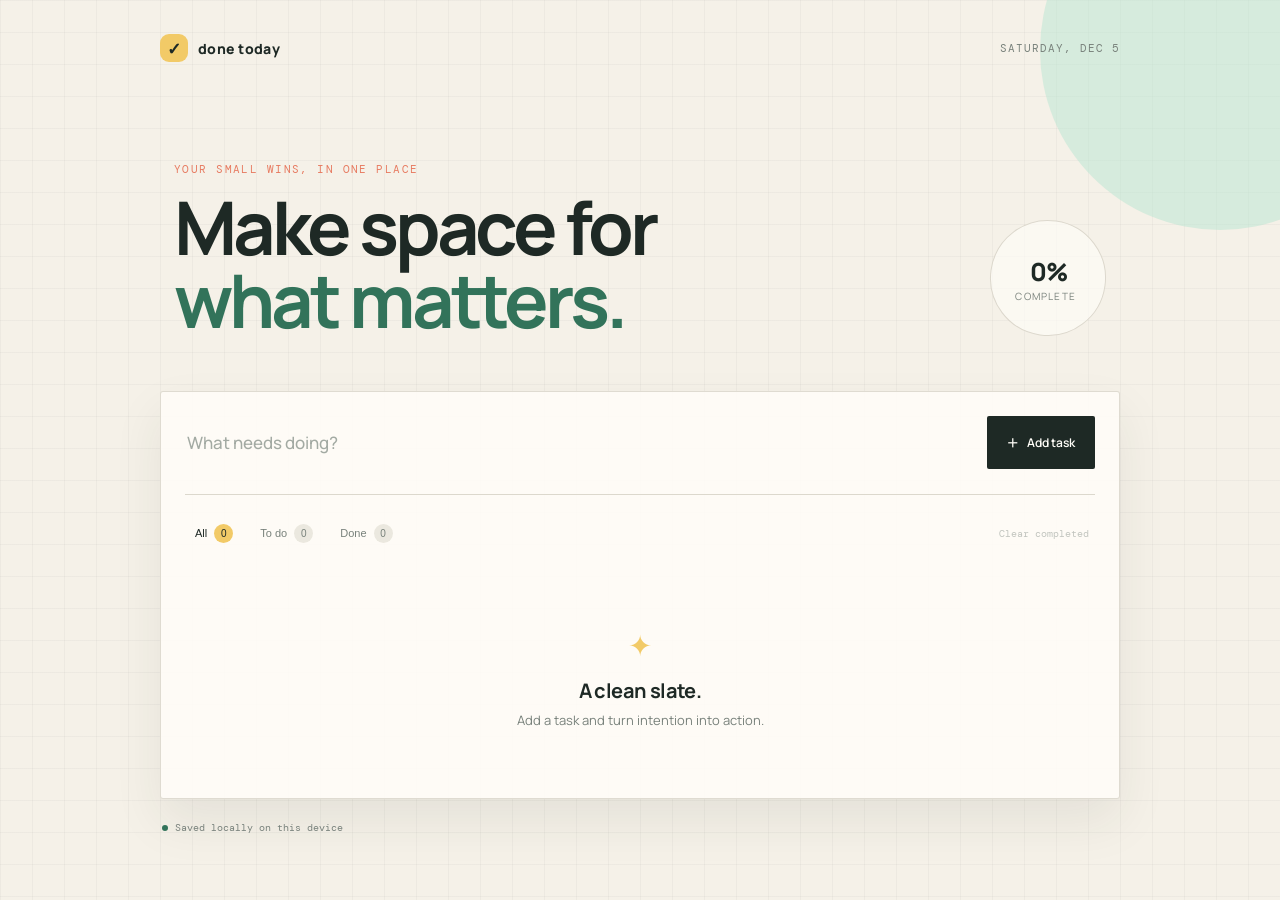
<file: index.html>
<!DOCTYPE html>
<html lang="en">
<head>
  <meta charset="UTF-8">
  <meta name="viewport" content="width=device-width, initial-scale=1.0">
  <meta name="theme-color" content="#f5f1e8">
  <title>Done Today | Todo list</title>
  <link rel="stylesheet" href="styles.css">
</head>
<body>
  <main class="app-shell">
    <!-- Brand and current date establish the page context. -->
    <header class="topbar">
      <a class="brand" href="." aria-label="Done Today home">
        <span class="brand-mark" aria-hidden="true">✓</span>
        <span>done today</span>
      </a>
      <p class="date" id="todayDate"></p>
    </header>

    <section class="intro" aria-labelledby="pageTitle">
      <div>
        <p class="eyebrow">Your small wins, in one place</p>
        <h1 id="pageTitle">Make space for<br><em>what matters.</em></h1>
      </div>
      <div class="progress-orb" aria-label="Completion progress">
        <span id="progressPercent">0%</span>
        <small>complete</small>
      </div>
    </section>

    <!-- Task entry, filters, and the live task list share one workspace. -->
    <section class="workspace" aria-label="Todo workspace">
      <form class="add-form" id="addForm">
        <label class="sr-only" for="taskInput">Add a new task</label>
        <input id="taskInput" type="text" maxlength="120" placeholder="What needs doing?" autocomplete="off">
        <button class="add-button" type="submit"><span aria-hidden="true">+</span> Add task</button>
      </form>

      <div class="toolbar">
        <div class="filters" role="group" aria-label="Filter tasks">
          <button class="filter-button active" type="button" data-filter="all">All <span id="allCount">0</span></button>
          <button class="filter-button" type="button" data-filter="active">To do <span id="activeCount">0</span></button>
          <button class="filter-button" type="button" data-filter="completed">Done <span id="completedCount">0</span></button>
        </div>
        <button class="clear-button" id="clearCompleted" type="button">Clear completed</button>
      </div>

      <div class="task-list" id="taskList" aria-live="polite"></div>
      <!-- JavaScript reveals this state when the current filter has no tasks. -->
      <div class="empty-state" id="emptyState" hidden>
        <span class="empty-icon" aria-hidden="true">✦</span>
        <h2 id="emptyTitle">A clean slate.</h2>
        <p id="emptyMessage">Add a task and turn intention into action.</p>
      </div>
    </section>

    <footer class="footer-note"><span class="status-dot" aria-hidden="true"></span> Saved locally on this device</footer>
  </main>
  <script src="app.js"></script>
</body>
</html>
</file>
<file: styles.css>
@import url('https://fonts.googleapis.com/css2?family=DM+Mono:wght@400;500&family=Manrope:wght@400;500;600;700;800&display=swap');

/* Shared colors, surfaces, and shadows for the app's visual language. */
:root {
  --paper: #f5f1e8;
  --ink: #1e2925;
  --muted: #78817b;
  --line: #dcd8cd;
  --card: #fffdf8;
  --mint: #b8e6d1;
  --mint-dark: #32735a;
  --coral: #e77b61;
  --yellow: #f2ca67;
  --shadow: 0 22px 50px rgba(37, 46, 40, 0.08);
}

* { box-sizing: border-box; }

body {
  min-height: 100vh;
  margin: 0;
  color: var(--ink);
  background-color: var(--paper);
  background-image: linear-gradient(rgba(30, 41, 37, .035) 1px, transparent 1px), linear-gradient(90deg, rgba(30, 41, 37, .035) 1px, transparent 1px);
  background-size: 32px 32px;
  font-family: 'Manrope', 'Avenir Next', sans-serif;
}

body::before {
  position: fixed;
  z-index: -1;
  top: -130px;
  right: -120px;
  width: 360px;
  height: 360px;
  border-radius: 50%;
  background: var(--mint);
  opacity: .5;
  content: '';
}

.app-shell { width: min(100% - 40px, 960px); margin: 0 auto; padding: 34px 0 28px; }
.topbar { display: flex; align-items: center; justify-content: space-between; }
.brand { display: inline-flex; align-items: center; gap: 10px; color: var(--ink); font-size: 14px; font-weight: 800; letter-spacing: .02em; text-decoration: none; }
.brand-mark { display: grid; width: 28px; height: 28px; place-items: center; border-radius: 9px; color: var(--ink); background: var(--yellow); font-size: 17px; }
.date, .eyebrow, .footer-note, .filters, .clear-button { font-family: 'DM Mono', monospace; }
.date { margin: 0; color: var(--muted); font-size: 11px; text-transform: uppercase; letter-spacing: .09em; }
.intro { display: flex; align-items: end; justify-content: space-between; padding: 100px 14px 55px; }
.eyebrow { margin: 0 0 15px; color: var(--coral); font-size: 11px; text-transform: uppercase; letter-spacing: .13em; }
h1 { margin: 0; font-size: clamp(42px, 7vw, 74px); font-weight: 700; line-height: .98; letter-spacing: -.055em; }
h1 em { color: var(--mint-dark); font-style: normal; }
.progress-orb { display: flex; width: 116px; height: 116px; flex: 0 0 auto; align-items: center; justify-content: center; flex-direction: column; border: 1px solid var(--line); border-radius: 50%; background: rgba(255,253,248,.62); transform: rotate(8deg); }
.progress-orb span { font-size: 25px; font-weight: 800; letter-spacing: -.05em; transform: rotate(-8deg); }
.progress-orb small { color: var(--muted); font-size: 10px; text-transform: uppercase; letter-spacing: .12em; transform: rotate(-8deg); }

/* The workspace keeps task entry, filtering, and the list visually connected. */
.workspace { padding: 24px; border: 1px solid rgba(220,216,205,.9); border-radius: 3px; background: rgba(255,253,248,.86); box-shadow: var(--shadow); }
.add-form { display: flex; gap: 12px; padding-bottom: 25px; border-bottom: 1px solid var(--line); }
.add-form input { min-width: 0; flex: 1; padding: 15px 2px; border: 0; outline: 0; color: var(--ink); background: transparent; font: 500 17px 'Manrope', sans-serif; }
.add-form input::placeholder { color: #a3aaa3; }
.add-button { display: inline-flex; align-items: center; gap: 8px; padding: 0 20px; border: 0; border-radius: 2px; color: #fffdf8; background: var(--ink); font: 600 12px 'Manrope', sans-serif; cursor: pointer; transition: background .2s, transform .2s; }
.add-button span { font-size: 20px; font-weight: 400; }
.add-button:hover { background: var(--mint-dark); transform: translateY(-1px); }
.toolbar { display: flex; align-items: center; justify-content: space-between; min-height: 76px; }
.filters { display: flex; gap: 7px; }
.filter-button, .clear-button { border: 0; background: transparent; cursor: pointer; }
.filter-button { padding: 8px 10px; color: var(--muted); font-size: 11px; }
.filter-button span { display: inline-grid; min-width: 19px; height: 19px; margin-left: 4px; place-items: center; border-radius: 50%; color: var(--muted); background: #ebe8df; font-size: 10px; }
.filter-button.active { color: var(--ink); font-weight: 500; }
.filter-button.active span { color: var(--ink); background: var(--yellow); }
.clear-button { color: var(--muted); font-size: 10px; }
.clear-button:hover { color: var(--coral); }
.task-list { display: grid; gap: 9px; }
.task { display: flex; align-items: center; gap: 14px; padding: 17px 16px; border: 1px solid #ebe7dd; background: var(--card); animation: rise .3s ease both; }
.task:hover { border-color: #c9d8ce; }
.check-button { display: grid; width: 22px; height: 22px; flex: 0 0 auto; place-items: center; border: 1.5px solid #afb9b1; border-radius: 50%; color: transparent; background: transparent; cursor: pointer; transition: all .2s; }
.check-button:hover { border-color: var(--mint-dark); background: var(--mint); }
.task.is-complete .check-button { border-color: var(--mint-dark); color: var(--mint-dark); background: var(--mint); }
.task-content { min-width: 0; flex: 1; }
.task-text { overflow-wrap: anywhere; font-size: 14px; font-weight: 600; line-height: 1.4; }
.task.is-complete .task-text { color: #9ba29c; text-decoration: line-through; text-decoration-color: var(--coral); }
.task-time { margin-top: 4px; color: #a3aaa3; font: 10px 'DM Mono', monospace; }
.delete-button { width: 28px; height: 28px; border: 0; color: #aab1aa; background: transparent; font-size: 19px; line-height: 1; cursor: pointer; opacity: 0; }
.task:hover .delete-button, .delete-button:focus { opacity: 1; }
.delete-button:hover { color: var(--coral); }
.empty-state { padding: 54px 20px 45px; text-align: center; }
.empty-icon { display: block; margin-bottom: 12px; color: var(--yellow); font-size: 29px; }
.empty-state h2 { margin: 0 0 7px; font-size: 20px; letter-spacing: -.03em; }
.empty-state p { margin: 0; color: var(--muted); font-size: 13px; }
.footer-note { display: flex; align-items: center; gap: 7px; margin: 22px 2px 0; color: var(--muted); font-size: 10px; }
.status-dot { width: 6px; height: 6px; border-radius: 50%; background: var(--mint-dark); }
.sr-only { position: absolute; width: 1px; height: 1px; padding: 0; overflow: hidden; clip: rect(0,0,0,0); white-space: nowrap; border: 0; }
@keyframes rise { from { opacity: 0; transform: translateY(5px); } to { opacity: 1; transform: translateY(0); } }

/* On narrow screens, stack task entry and toolbar controls for comfortable tapping. */
@media (max-width: 620px) {
  .app-shell { width: min(100% - 24px, 960px); padding-top: 22px; }
  .date { max-width: 145px; text-align: right; line-height: 1.5; }
  .intro { align-items: center; padding: 74px 4px 40px; }
  .progress-orb { width: 85px; height: 85px; }
  .progress-orb span { font-size: 20px; }
  .workspace { padding: 17px; }
  .add-form { align-items: stretch; flex-direction: column; gap: 5px; }
  .add-form input { padding: 12px 2px; }
  .add-button { justify-content: center; padding: 13px; }
  .toolbar { align-items: flex-start; flex-direction: column; gap: 10px; padding: 13px 0; }
  .filters { width: 100%; justify-content: space-between; }
  .filter-button { padding-left: 4px; padding-right: 4px; }
  .clear-button { align-self: flex-end; }
  .delete-button { opacity: 1; }
}
</file>
